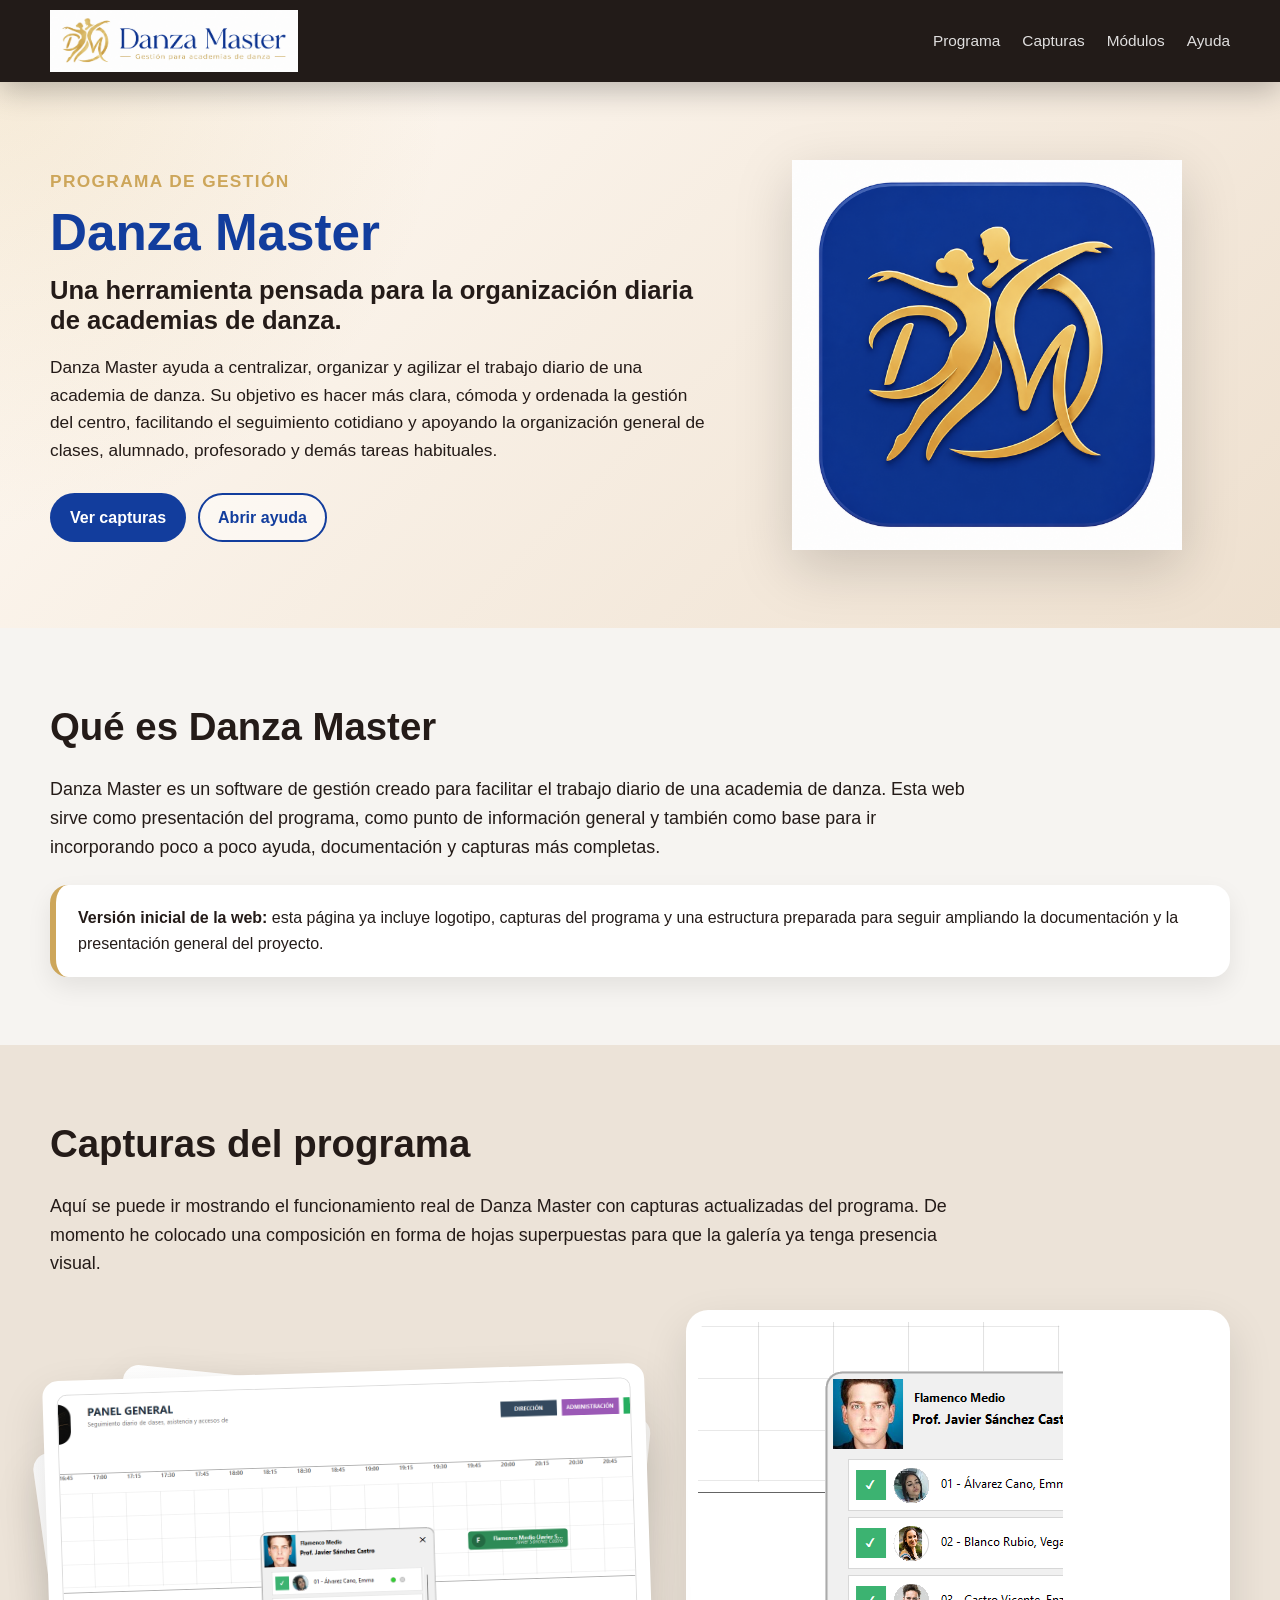
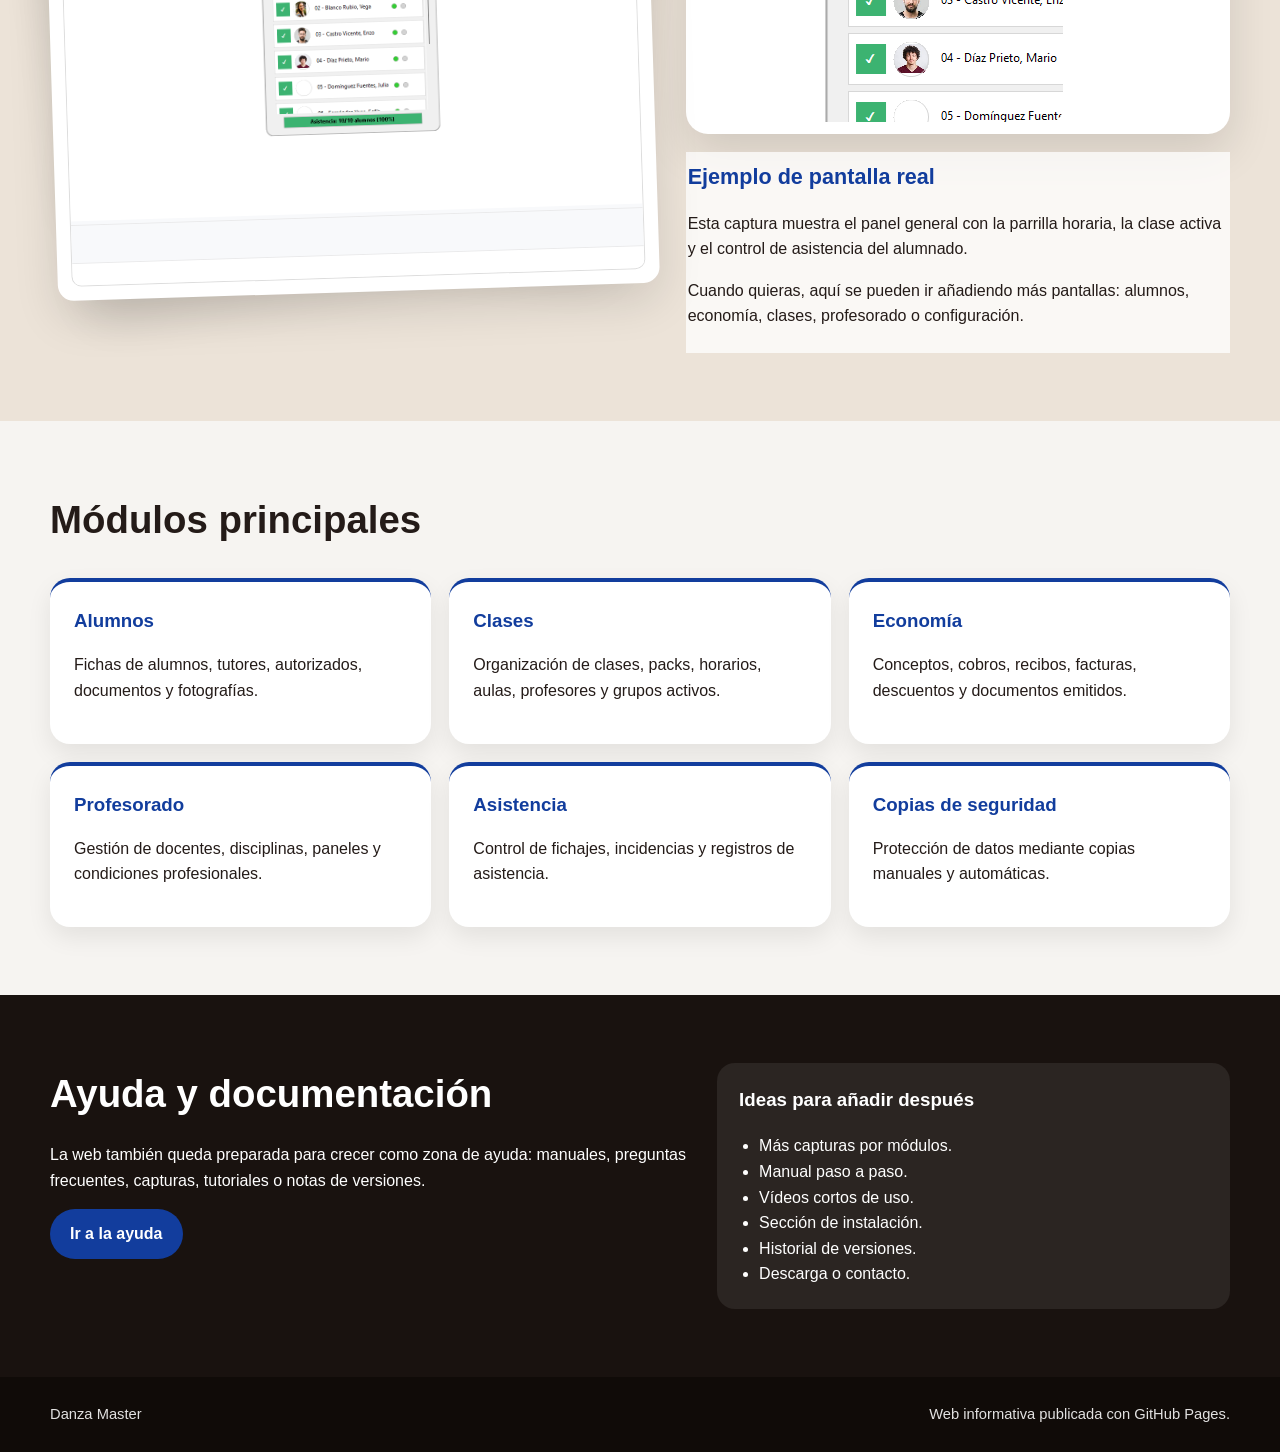
<file: index.html>
<!DOCTYPE html>
<html lang="es">
<head>
  <meta charset="UTF-8">
  <meta name="viewport" content="width=device-width, initial-scale=1.0">
  <title>Danza Master - Gestión para academias de danza</title>
  <meta name="description" content="Danza Master es un programa de gestión para academias de danza.">
  <link rel="stylesheet" href="estilos.css">
</head>
<body>
  <header class="cabecera">
    <div class="contenedor cabecera-contenido">
      <a class="marca" href="#inicio" aria-label="Inicio Danza Master">
        <img src="imagenes/logo-danzamaster-horizontal-recortado.png" alt="Danza Master">
      </a>

      <nav class="menu" aria-label="Menú principal">
        <a href="#programa">Programa</a>
        <a href="#capturas">Capturas</a>
        <a href="#modulos">Módulos</a>
        <a href="ayuda.html">Ayuda</a>
      </nav>
    </div>
  </header>

  <main id="inicio">
    <section class="hero">
      <div class="contenedor hero-contenido">
        <div class="hero-texto">
          <p class="etiqueta">Programa de gestión</p>
          <h1>Danza Master</h1>
          <h2>Una herramienta pensada para la organización diaria de academias de danza.</h2>
          <p>
            Danza Master ayuda a centralizar, organizar y agilizar el trabajo diario de una academia de danza.
            Su objetivo es hacer más clara, cómoda y ordenada la gestión del centro, facilitando el seguimiento
            cotidiano y apoyando la organización general de clases, alumnado, profesorado y demás tareas habituales.
          </p>

          <div class="acciones">
            <a class="boton principal" href="#capturas">Ver capturas</a>
            <a class="boton secundario" href="ayuda.html">Abrir ayuda</a>
          </div>
        </div>

        <div class="hero-visual">
          <img class="hero-icono" src="imagenes/icono-danzamaster.png" alt="Icono Danza Master">
        </div>
      </div>
    </section>

    <section id="programa" class="seccion">
      <div class="contenedor">
        <h2>Qué es Danza Master</h2>
        <p class="texto-grande">
          Danza Master es un software de gestión creado para facilitar el trabajo diario de una academia de danza.
          Esta web sirve como presentación del programa, como punto de información general y también como base para
          ir incorporando poco a poco ayuda, documentación y capturas más completas.
        </p>

        <div class="bloque-nota">
          <strong>Versión inicial de la web:</strong>
          esta página ya incluye logotipo, capturas del programa y una estructura preparada para seguir ampliando
          la documentación y la presentación general del proyecto.
        </div>
      </div>
    </section>

    <section id="capturas" class="seccion fondo-suave">
      <div class="contenedor">
        <h2>Capturas del programa</h2>
        <p class="texto-grande">
          Aquí se puede ir mostrando el funcionamiento real de Danza Master con capturas actualizadas del programa.
          De momento he colocado una composición en forma de hojas superpuestas para que la galería ya tenga
          presencia visual.
        </p>

        <div class="capturas-grid">
          <div class="captura-apilada">
            <div class="hoja hoja-1"></div>
            <div class="hoja hoja-2"></div>
            <figure class="hoja hoja-3">
              <img src="imagenes/captura-panel-general.png" alt="Captura del panel general de Danza Master">
            </figure>
          </div>

          <div class="captura-detalle">
            <figure class="detalle-card">
              <img src="imagenes/captura-detalle-asistencia.png" alt="Detalle de asistencia en Danza Master">
            </figure>
            <div class="detalle-texto">
              <h3>Ejemplo de pantalla real</h3>
              <p>
                Esta captura muestra el panel general con la parrilla horaria, la clase activa y el control
                de asistencia del alumnado.
              </p>
              <p>
                Cuando quieras, aquí se pueden ir añadiendo más pantallas: alumnos, economía, clases,
                profesorado o configuración.
              </p>
            </div>
          </div>
        </div>
      </div>
    </section>

    <section id="modulos" class="seccion">
      <div class="contenedor">
        <h2>Módulos principales</h2>
        <div class="grid">
          <article class="card">
            <h3>Alumnos</h3>
            <p>Fichas de alumnos, tutores, autorizados, documentos y fotografías.</p>
          </article>
          <article class="card">
            <h3>Clases</h3>
            <p>Organización de clases, packs, horarios, aulas, profesores y grupos activos.</p>
          </article>
          <article class="card">
            <h3>Economía</h3>
            <p>Conceptos, cobros, recibos, facturas, descuentos y documentos emitidos.</p>
          </article>
          <article class="card">
            <h3>Profesorado</h3>
            <p>Gestión de docentes, disciplinas, paneles y condiciones profesionales.</p>
          </article>
          <article class="card">
            <h3>Asistencia</h3>
            <p>Control de fichajes, incidencias y registros de asistencia.</p>
          </article>
          <article class="card">
            <h3>Copias de seguridad</h3>
            <p>Protección de datos mediante copias manuales y automáticas.</p>
          </article>
        </div>
      </div>
    </section>

    <section class="seccion fondo-oscuro">
      <div class="contenedor dos-columnas">
        <div>
          <h2>Ayuda y documentación</h2>
          <p>
            La web también queda preparada para crecer como zona de ayuda:
            manuales, preguntas frecuentes, capturas, tutoriales o notas de versiones.
          </p>
          <a class="boton principal boton-claro" href="ayuda.html">Ir a la ayuda</a>
        </div>
        <div class="lista-ideas">
          <h3>Ideas para añadir después</h3>
          <ul>
            <li>Más capturas por módulos.</li>
            <li>Manual paso a paso.</li>
            <li>Vídeos cortos de uso.</li>
            <li>Sección de instalación.</li>
            <li>Historial de versiones.</li>
            <li>Descarga o contacto.</li>
          </ul>
        </div>
      </div>
    </section>
  </main>

  <footer class="pie">
    <div class="contenedor pie-contenido">
      <p>Danza Master</p>
      <p>Web informativa publicada con GitHub Pages.</p>
    </div>
  </footer>

  <button id="btnSubir" class="btn-subir" type="button" aria-label="Volver arriba">↑</button>
  <script src="script.js"></script>
</body>
</html>
</file>
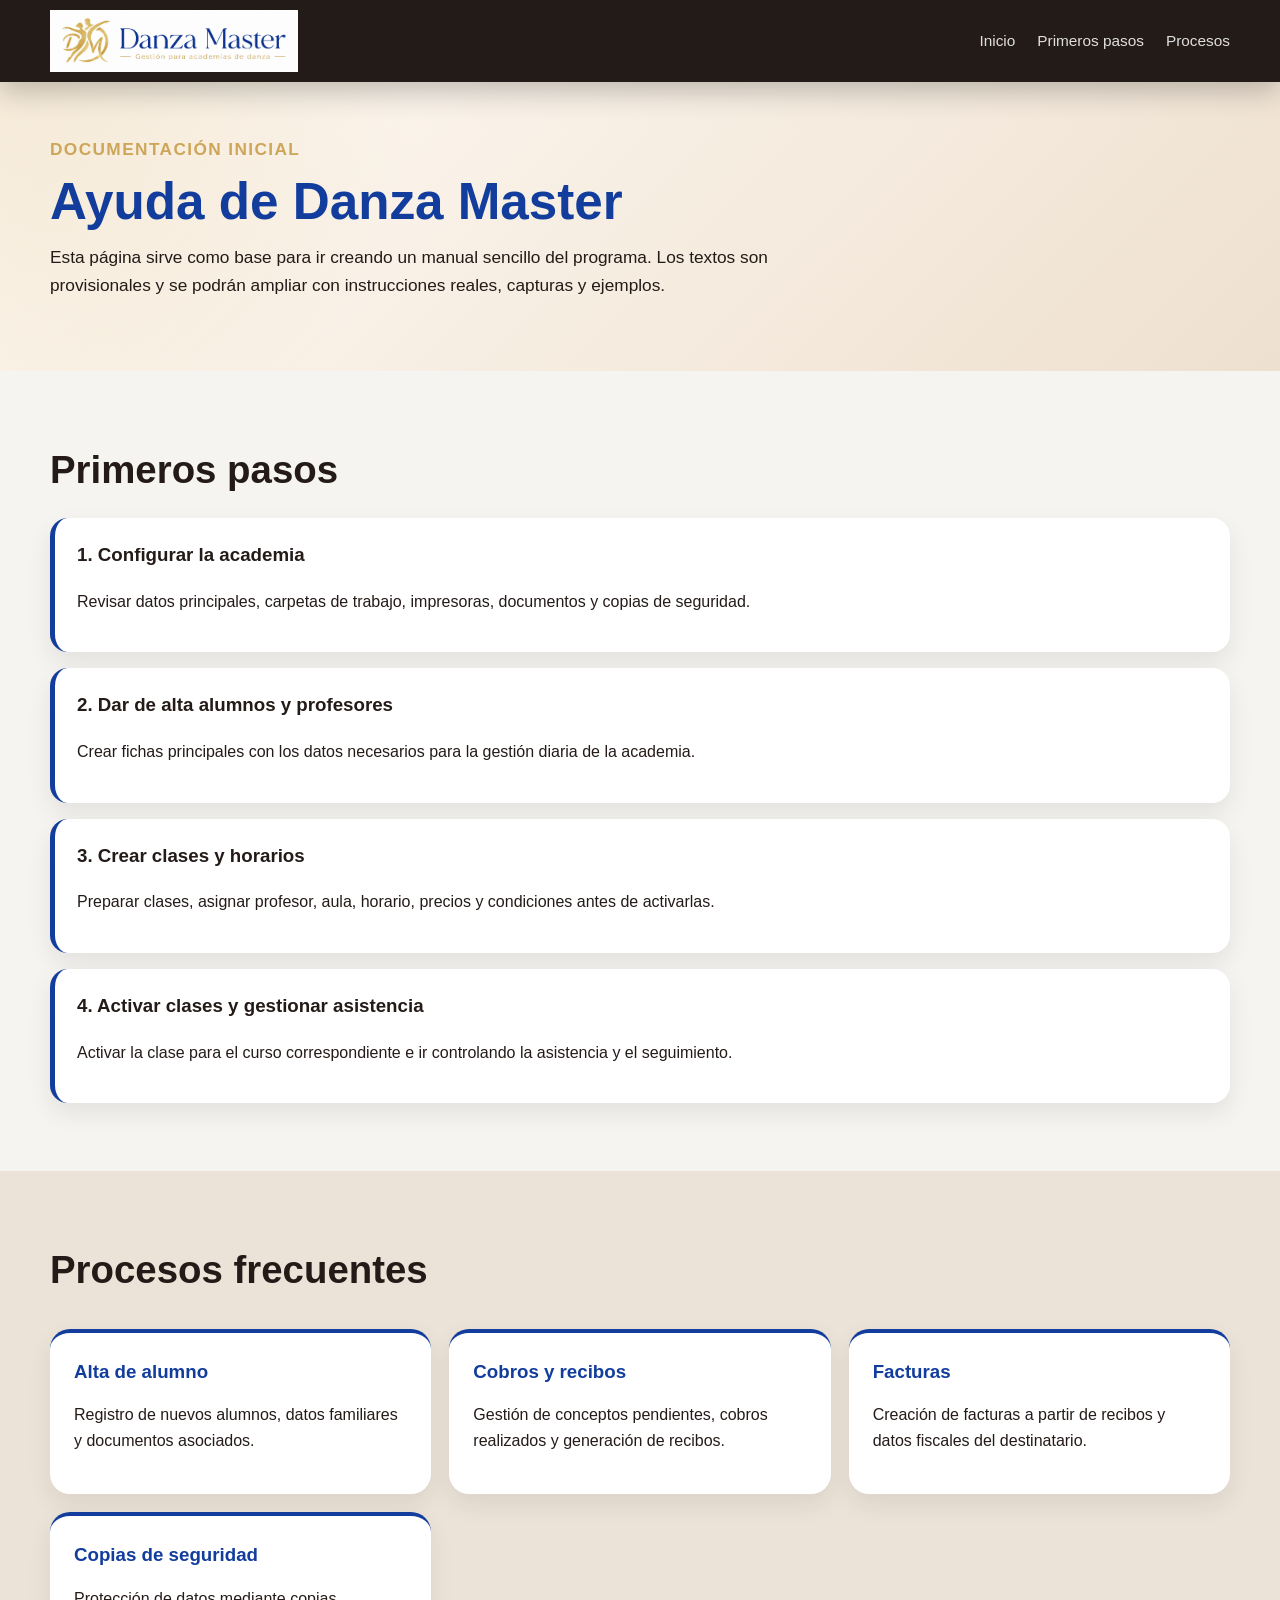
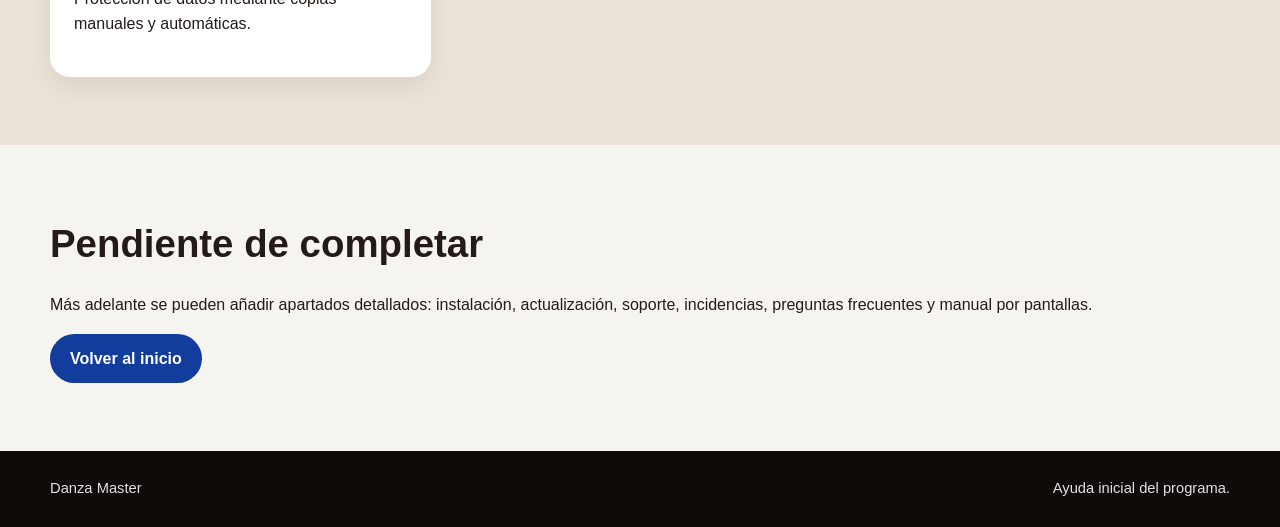
<file: ayuda.html>
<!DOCTYPE html>
<html lang="es">
<head>
  <meta charset="UTF-8">
  <meta name="viewport" content="width=device-width, initial-scale=1.0">
  <title>Ayuda - Danza Master</title>
  <meta name="description" content="Ayuda básica de Danza Master.">
  <link rel="stylesheet" href="estilos.css">
</head>
<body>
  <header class="cabecera">
    <div class="contenedor cabecera-contenido">
      <a class="marca" href="index.html" aria-label="Inicio Danza Master">
        <img src="imagenes/logo-danzamaster-horizontal-recortado.png" alt="Danza Master">
      </a>

      <nav class="menu" aria-label="Menú principal">
        <a href="index.html">Inicio</a>
        <a href="#primeros-pasos">Primeros pasos</a>
        <a href="#procesos">Procesos</a>
      </nav>
    </div>
  </header>

  <main>
    <section class="hero hero-pequeno">
      <div class="contenedor">
        <p class="etiqueta">Documentación inicial</p>
        <h1>Ayuda de Danza Master</h1>
        <p>
          Esta página sirve como base para ir creando un manual sencillo del programa.
          Los textos son provisionales y se podrán ampliar con instrucciones reales,
          capturas y ejemplos.
        </p>
      </div>
    </section>

    <section id="primeros-pasos" class="seccion">
      <div class="contenedor">
        <h2>Primeros pasos</h2>

        <div class="lista-ayuda">
          <article>
            <h3>1. Configurar la academia</h3>
            <p>Revisar datos principales, carpetas de trabajo, impresoras, documentos y copias de seguridad.</p>
          </article>

          <article>
            <h3>2. Dar de alta alumnos y profesores</h3>
            <p>Crear fichas principales con los datos necesarios para la gestión diaria de la academia.</p>
          </article>

          <article>
            <h3>3. Crear clases y horarios</h3>
            <p>Preparar clases, asignar profesor, aula, horario, precios y condiciones antes de activarlas.</p>
          </article>

          <article>
            <h3>4. Activar clases y gestionar asistencia</h3>
            <p>Activar la clase para el curso correspondiente e ir controlando la asistencia y el seguimiento.</p>
          </article>
        </div>
      </div>
    </section>

    <section id="procesos" class="seccion fondo-suave">
      <div class="contenedor">
        <h2>Procesos frecuentes</h2>
        <div class="grid">
          <article class="card">
            <h3>Alta de alumno</h3>
            <p>Registro de nuevos alumnos, datos familiares y documentos asociados.</p>
          </article>
          <article class="card">
            <h3>Cobros y recibos</h3>
            <p>Gestión de conceptos pendientes, cobros realizados y generación de recibos.</p>
          </article>
          <article class="card">
            <h3>Facturas</h3>
            <p>Creación de facturas a partir de recibos y datos fiscales del destinatario.</p>
          </article>
          <article class="card">
            <h3>Copias de seguridad</h3>
            <p>Protección de datos mediante copias manuales y automáticas.</p>
          </article>
        </div>
      </div>
    </section>

    <section class="seccion">
      <div class="contenedor">
        <h2>Pendiente de completar</h2>
        <p>
          Más adelante se pueden añadir apartados detallados: instalación, actualización,
          soporte, incidencias, preguntas frecuentes y manual por pantallas.
        </p>
        <a class="boton principal" href="index.html">Volver al inicio</a>
      </div>
    </section>
  </main>

  <footer class="pie">
    <div class="contenedor pie-contenido">
      <p>Danza Master</p>
      <p>Ayuda inicial del programa.</p>
    </div>
  </footer>

  <button id="btnSubir" class="btn-subir" type="button" aria-label="Volver arriba">↑</button>
  <script src="script.js"></script>
</body>
</html>
</file>
<file: estilos.css>
* {
  box-sizing: border-box;
}

:root {
  --fondo: #f6f4f1;
  --texto: #241b18;
  --suave: #ece3d8;
  --oscuro: #19120f;
  --azul: #123d9d;
  --azul-oscuro: #0b2560;
  --oro: #cda65a;
  --oro-suave: #ead6a8;
  --blanco: #ffffff;
  --sombra: 0 18px 45px rgba(0, 0, 0, 0.12);
  --sombra-suave: 0 10px 25px rgba(0, 0, 0, 0.08);
}

html {
  scroll-behavior: smooth;
}

body {
  margin: 0;
  font-family: Arial, Helvetica, sans-serif;
  color: var(--texto);
  background: var(--fondo);
  line-height: 1.6;
}

img {
  max-width: 100%;
  display: block;
}

a {
  color: inherit;
  text-decoration: none;
}

.contenedor {
  width: min(1180px, calc(100% - 32px));
  margin: 0 auto;
}

.cabecera {
  background: rgba(25, 18, 15, 0.96);
  color: var(--blanco);
  position: sticky;
  top: 0;
  z-index: 20;
  box-shadow: 0 8px 30px rgba(0, 0, 0, 0.25);
}

.cabecera-contenido {
  min-height: 82px;
  display: flex;
  align-items: center;
  justify-content: space-between;
  gap: 24px;
}

.marca img {
  height: 62px;
  width: auto;
}

.menu {
  display: flex;
  align-items: center;
  gap: 22px;
  font-size: 0.96rem;
}

.menu a {
  opacity: 0.86;
}

.menu a:hover {
  opacity: 1;
  color: var(--oro);
}

.hero {
  padding: 78px 0;
  background:
    radial-gradient(circle at top left, rgba(205, 166, 90, 0.18), transparent 32%),
    linear-gradient(135deg, #fffaf4 0%, #eee0cf 100%);
}

.hero-pequeno {
  padding: 54px 0;
}

.hero-contenido {
  display: grid;
  grid-template-columns: 1.15fr 0.85fr;
  gap: 38px;
  align-items: center;
}

.hero h1 {
  margin: 0;
  font-size: clamp(2.5rem, 4vw, 4rem);
  color: var(--azul);
  line-height: 1;
}

.hero h2 {
  margin: 16px 0 18px;
  font-size: clamp(1.4rem, 2vw, 2rem);
  line-height: 1.2;
}

.hero p {
  font-size: 1.08rem;
  max-width: 720px;
}

.etiqueta {
  color: var(--oro);
  font-weight: 700;
  text-transform: uppercase;
  letter-spacing: 0.08em;
  font-size: 0.82rem;
  margin: 0 0 12px;
}

.hero-visual {
  display: flex;
  justify-content: center;
  align-items: center;
}

.hero-icono {
  width: min(390px, 92%);
  height: auto;
  filter: drop-shadow(0 18px 28px rgba(0, 0, 0, 0.16));
}

.acciones {
  display: flex;
  flex-wrap: wrap;
  gap: 12px;
  margin-top: 28px;
}

.boton {
  display: inline-flex;
  align-items: center;
  justify-content: center;
  min-height: 44px;
  padding: 10px 18px;
  border-radius: 999px;
  font-weight: 700;
  border: 2px solid transparent;
}

.boton.principal {
  background: var(--azul);
  color: var(--blanco);
}

.boton.principal:hover {
  background: var(--azul-oscuro);
}

.boton.secundario {
  border-color: var(--azul);
  color: var(--azul);
  background: rgba(255,255,255,0.45);
}

.boton.secundario:hover {
  background: rgba(18, 61, 157, 0.08);
}

.boton-claro {
  background: var(--oro);
  color: #241b18;
}

.boton-claro:hover {
  background: var(--oro-suave);
}

.seccion {
  padding: 68px 0;
}

.seccion h2 {
  margin: 0 0 18px;
  font-size: clamp(1.8rem, 3vw, 2.5rem);
}

.texto-grande {
  font-size: 1.12rem;
  max-width: 930px;
}

.bloque-nota {
  margin-top: 24px;
  background: var(--blanco);
  border-left: 6px solid var(--oro);
  border-radius: 18px;
  padding: 20px 22px;
  box-shadow: var(--sombra-suave);
}

.fondo-suave {
  background: var(--suave);
}

.fondo-oscuro {
  background: var(--oscuro);
  color: var(--blanco);
}

.capturas-grid {
  display: grid;
  grid-template-columns: 1.05fr 0.95fr;
  gap: 34px;
  align-items: center;
  margin-top: 32px;
}

.captura-apilada {
  position: relative;
  min-height: 520px;
}

.hoja {
  position: absolute;
  border-radius: 16px;
  background: var(--blanco);
  box-shadow: var(--sombra);
}

.hoja-1 {
  inset: 44px 56px 26px 10px;
  transform: rotate(-8deg);
  background: linear-gradient(145deg, #fff, #f3ede5);
}

.hoja-2 {
  inset: 18px 22px 58px 50px;
  transform: rotate(6deg);
  background: linear-gradient(145deg, #fff, #f0ece6);
}

.hoja-3 {
  inset: 0;
  padding: 14px;
  margin: 0;
  transform: rotate(-1.8deg);
  overflow: hidden;
}

.hoja-3 img {
  width: 100%;
  height: 100%;
  object-fit: cover;
  border-radius: 10px;
  border: 1px solid #ddd;
}

.captura-detalle {
  display: grid;
  gap: 18px;
}

.detalle-card {
  margin: 0;
  background: var(--blanco);
  border-radius: 22px;
  padding: 12px;
  box-shadow: var(--sombra);
}

.detalle-card img {
  border-radius: 14px;
}

.detalle-texto {
  background: rgba(255,255,255,0.75);
  padding: 8px 2px;
}

.detalle-texto h3 {
  margin-top: 0;
  margin-bottom: 8px;
  color: var(--azul);
  font-size: 1.35rem;
}

.grid {
  display: grid;
  grid-template-columns: repeat(3, 1fr);
  gap: 18px;
  margin-top: 28px;
}

.card {
  background: var(--blanco);
  padding: 24px;
  border-radius: 20px;
  box-shadow: var(--sombra-suave);
  border-top: 4px solid var(--azul);
}

.card h3 {
  margin-top: 0;
  margin-bottom: 10px;
  color: var(--azul);
}

.dos-columnas {
  display: grid;
  grid-template-columns: 1fr 0.8fr;
  gap: 26px;
  align-items: start;
}

.lista-ideas,
.lista-ayuda article {
  background: rgba(255,255,255,0.08);
  border-radius: 18px;
  padding: 22px;
}

.lista-ideas h3 {
  margin-top: 0;
}

.lista-ideas ul {
  margin-bottom: 0;
  padding-left: 20px;
}

.lista-ayuda {
  display: grid;
  gap: 16px;
}

.lista-ayuda article {
  background: var(--blanco);
  color: var(--texto);
  border-left: 5px solid var(--azul);
  box-shadow: var(--sombra-suave);
}

.lista-ayuda h3 {
  margin-top: 0;
}

.pie {
  background: #100b08;
  color: var(--blanco);
  padding: 26px 0;
}

.pie-contenido {
  display: flex;
  justify-content: space-between;
  gap: 18px;
  font-size: 0.92rem;
  opacity: 0.88;
}

.pie p {
  margin: 0;
}

.btn-subir {
  position: fixed;
  right: 18px;
  bottom: 18px;
  width: 44px;
  height: 44px;
  border-radius: 999px;
  border: 0;
  background: var(--azul);
  color: var(--blanco);
  font-size: 1.25rem;
  cursor: pointer;
  box-shadow: var(--sombra);
  display: none;
}

.btn-subir.visible {
  display: block;
}

@media (max-width: 980px) {
  .hero-contenido,
  .capturas-grid,
  .dos-columnas {
    grid-template-columns: 1fr;
  }

  .captura-apilada {
    min-height: 440px;
  }

  .grid {
    grid-template-columns: 1fr 1fr;
  }

  .hero-visual {
    order: -1;
  }

  .hero-icono {
    width: min(300px, 70%);
  }
}

@media (max-width: 760px) {
  .cabecera-contenido,
  .pie-contenido {
    flex-direction: column;
    align-items: flex-start;
    padding: 14px 0;
  }

  .menu {
    flex-wrap: wrap;
    gap: 12px;
  }

  .hero {
    padding: 52px 0;
  }

  .seccion {
    padding: 46px 0;
  }

  .captura-apilada {
    min-height: 320px;
  }

  .grid {
    grid-template-columns: 1fr;
  }

  .marca img {
    height: 54px;
  }

  .hero-icono {
    width: min(240px, 72%);
  }
}
</file>
